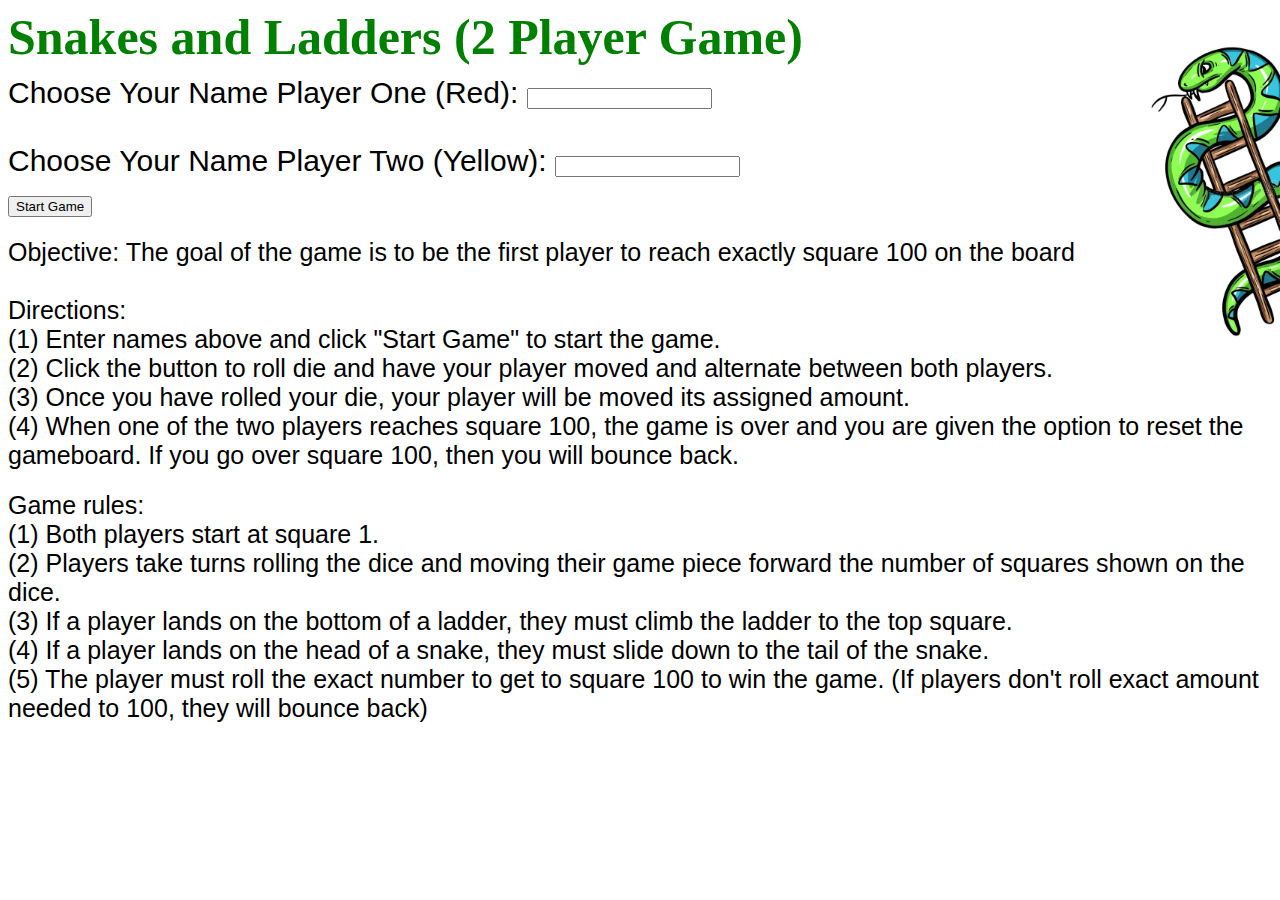
<file: index.html>
<!DOCTYPE html>
  <head>
	<title>Snakes and Ladders</title>
    <link rel = "stylesheet" href = "snakesAndLadders.css"> 
    <script src = "snakesAndLadders.js"></script>
  </head>
  <body>
	<h1 id="title">Snakes and Ladders (2 Player Game)</h1>
    <label id="inputText" for = "Player1">Choose Your Name Player One (Red): </label> 
    <input id = "Player1" type = "text" > <!-- Allows first player to enter their name in a textbox-->
    <label id="inputText" for = "Player2"><br><br>Choose Your Name Player Two (Yellow): </label>
    <input id = "Player2" type = "text"><br><br> <!-- Allows second player to enter their name in a textbox-->
    <button onclick = "window.location.href='snakesAndLadders.html'; assignNames()">Start Game</button> <!-- When start game is clicked, the function assignNames is called and the page switches to snakesAndLadders.html-->
    <img id = "snakeClimbingLadder" src = "snakeClimbingLadder.webp"> 
    <h2 id = "directions">Objective: The goal of the game is to be the first player to reach exactly square 100 on the board <br><br>
		Directions: <br> 
    (1) Enter names above and click "Start Game" to start the game. <br> <!--Displays directions on front page-->
    (2) Click the button to roll die and have your player moved and alternate between both players. <br> 
    (3) Once you have rolled your die, your player will be moved its assigned amount. <br> 
    (4) When one of the two players reaches square 100, the game is over and you are given the option to reset the gameboard. If you go over square 100, then you will bounce back.</h2>
	<h2 id = "directions"> Game rules: <br> 
    (1) Both players start at square 1. <br>
		(2) Players take turns rolling the dice and moving their game piece forward the number of squares shown on the dice.<br> 
    (3) If a player lands on the bottom of a ladder, they must climb the ladder to the top square. <br> 
		(4) If a player lands on the head of a snake, they must slide down to the tail of the snake. <br>
		(5) The player must roll the exact number to get to square 100 to win the game. (If players don't roll exact amount needed to 100, they will bounce back)<br></h2>
  </body>
</html>
</file>
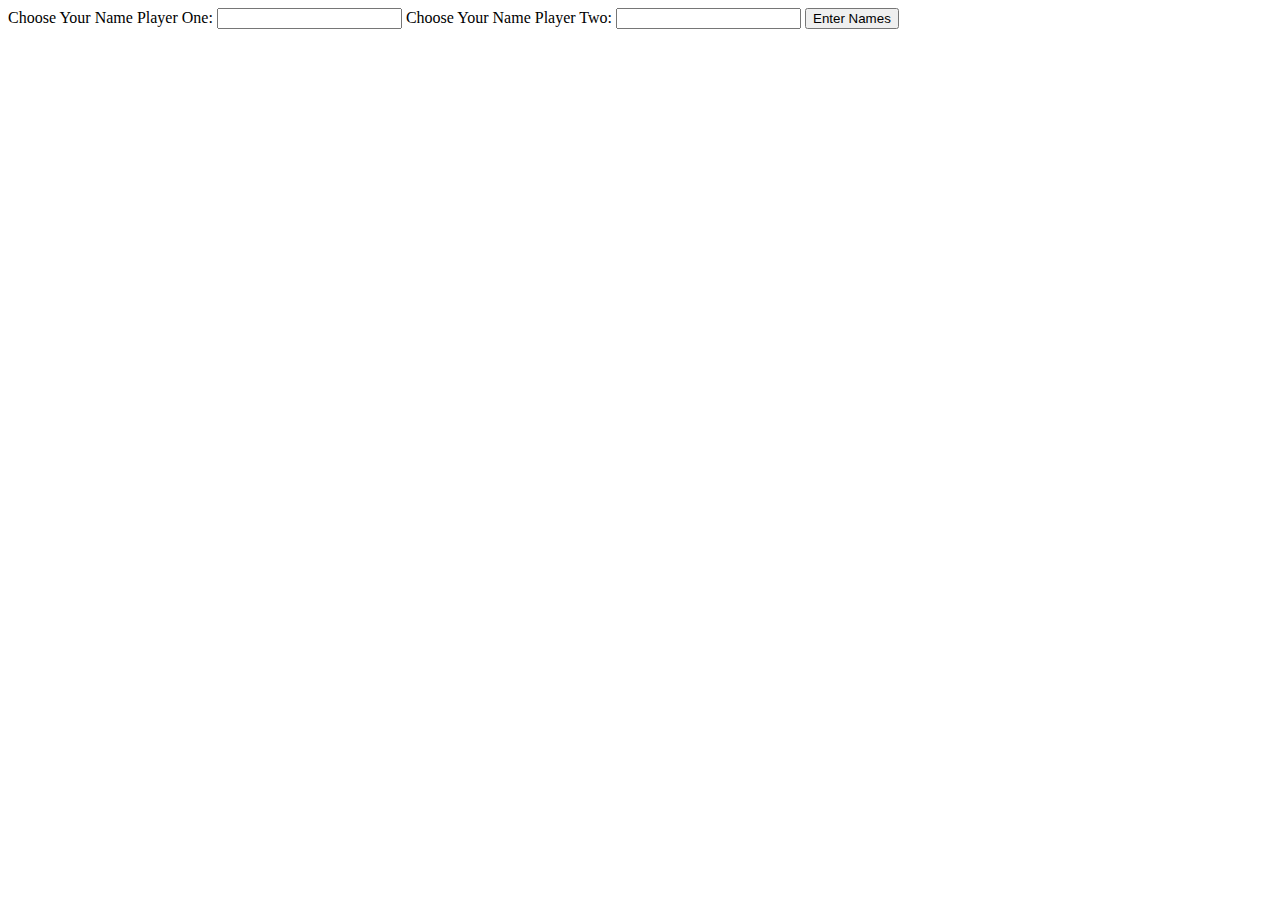
<file: enterNames.html>
<!DOCTYPE html>
  <head>
    <link rel = "stylesheet" href = "snakesAndLadders.css">
    <script src = "snakesAndLadders.js"></script>
  </head>
  <body>
    <label for = "Player1">Choose Your Name Player One: </label>
    <input id = "Player1" type = "text" ></input>
    <label for = "Player2">Choose Your Name Player Two: </label>
    <input id = "Player2" type = "text"></input>
    <button onclick = "window.location.href='snakesAndLadders.html'">Enter Names</button>
  </body>
</html>
</file>
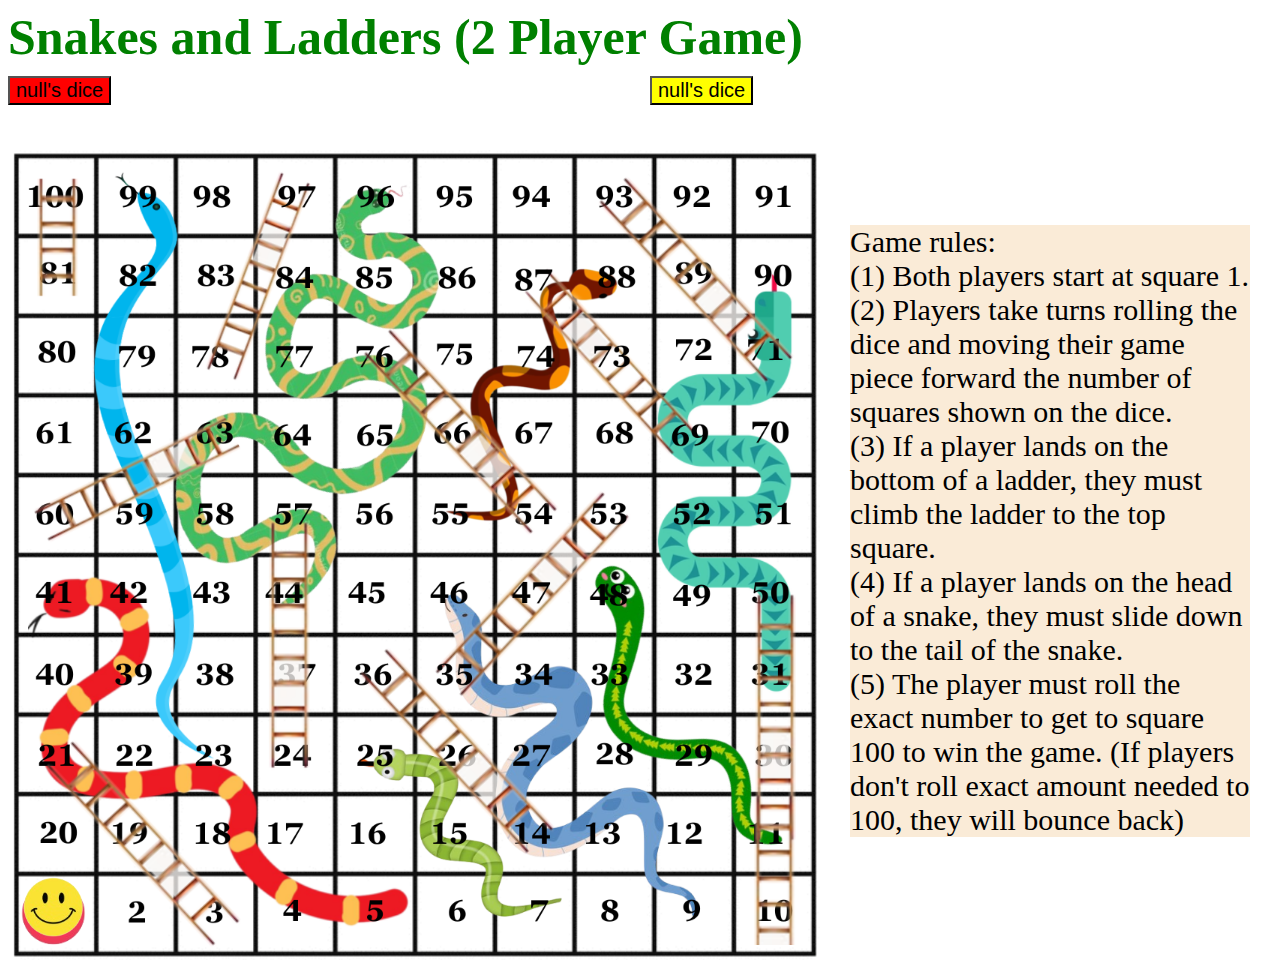
<file: snakesAndLadders.html>
<!DOCTYPE html>
<html>
  <head>
    <title>Snakes and Ladders</title>
    <link rel="stylesheet" href="snakesAndLadders.css">
    <script src = "snakesAndLadders.js"></script>
  </head>
  <body onload = "updateNames()"> <!--The function updateNames is called-->
    <h1 id="title">Snakes and Ladders (2 Player Game)</h1>
    <button id = "redButton" onclick = "moveRed()">Red</button> <!--The function moveRed is called when red button is clicked-->
    <button id = "yellowButton" onclick = "moveYellow()">Yellow</button> <!--The function moveYellow is called when yellow button is clicked-->
    <img id = "board" src = "snakesAndLaddersGameBoard.png"> <!--Displays gameboard image-->
    <img id = "redPlayer" src = "redPlayer.png"> <!--Displays red player image-->
    <img id = "yellowPlayer" src = "yellowPlayer.png"> <!--Displays yellow player image-->
    <button id = "winner" onclick= "window.location.href='index.html'">You win! (Click here to go back to home page)</button> <!--Links button to index.html-->
    <p id = "output"></p>
    <h2 id = "gamePageDirections"> Game rules: <br> <!--Displays directions on html page-->
      (1) Both players start at square 1. <br>
      (2) Players take turns rolling the dice and moving their game piece forward the number of squares shown on the dice.<br> 
      (3) If a player lands on the bottom of a ladder, they must climb the ladder to the top square. <br> 
      (4) If a player lands on the head of a snake, they must slide down to the tail of the snake. <br>
      (5) The player must roll the exact number to get to square 100 to win the game. (If players don't roll exact amount needed to 100, they will bounce back)<br>
    </h2>
  </body>
</html>
</file>
<file: snakesAndLadders.css>
#snakeClimbingLadder {
	position: absolute;
	top: 40px;
	left: 1100px;
	width: 300px;
}
#board{
	position: absolute;
	z-index: 0;
	top: 150px;
	width: 810px;
	left: 10px;
}

#redPlayer{
	position: absolute;
	width: 70px;
	z-index: 1;
	top: 870px;
	left: 20px;
}

#yellowPlayer{
	position: absolute;
	width: 70px;
	z-index: 1;
	top: 870px;
	left: 20px;
}

#title{
	color: green;
	font-size: 50px;
	margin: 0px 0px 10px 0px;
	position: relative;
}

#yellowButton{
	background-color: yellow;
	font-size: 20px;
	position: absolute;
	left: 650px;
}

#redButton{
	background-color: red;
	font-size: 20px;
}

#inputText{
	font-family: sans-serif;
	font-size: 30px;
}

#directions{
	font-family: "Calibri", sans-serif;
	font-size: 25px;
	font-weight: lighter;
}

#gamePageDirections{
	font-size: 30px;
	background-color: antiquewhite;
	color: black;
	position: absolute;
	top: 200px;
	left: 850px;
	font-weight: lighter;
	right: 30px;
}

#winner{
	position: absolute;
	top: 400px;
	left: 15px;
	background-color: rgb(110,201,253);
	z-index: 2;
	font-size: 100px;
	font-family: sans-serif;
	visibility: hidden;
	padding: 80px 30px 80px 30px;
	width: 800px;
}

#output{
	position: absolute;
	left: 15px;
	font-size: 20px;
	z-index: 3;
}
</file>
